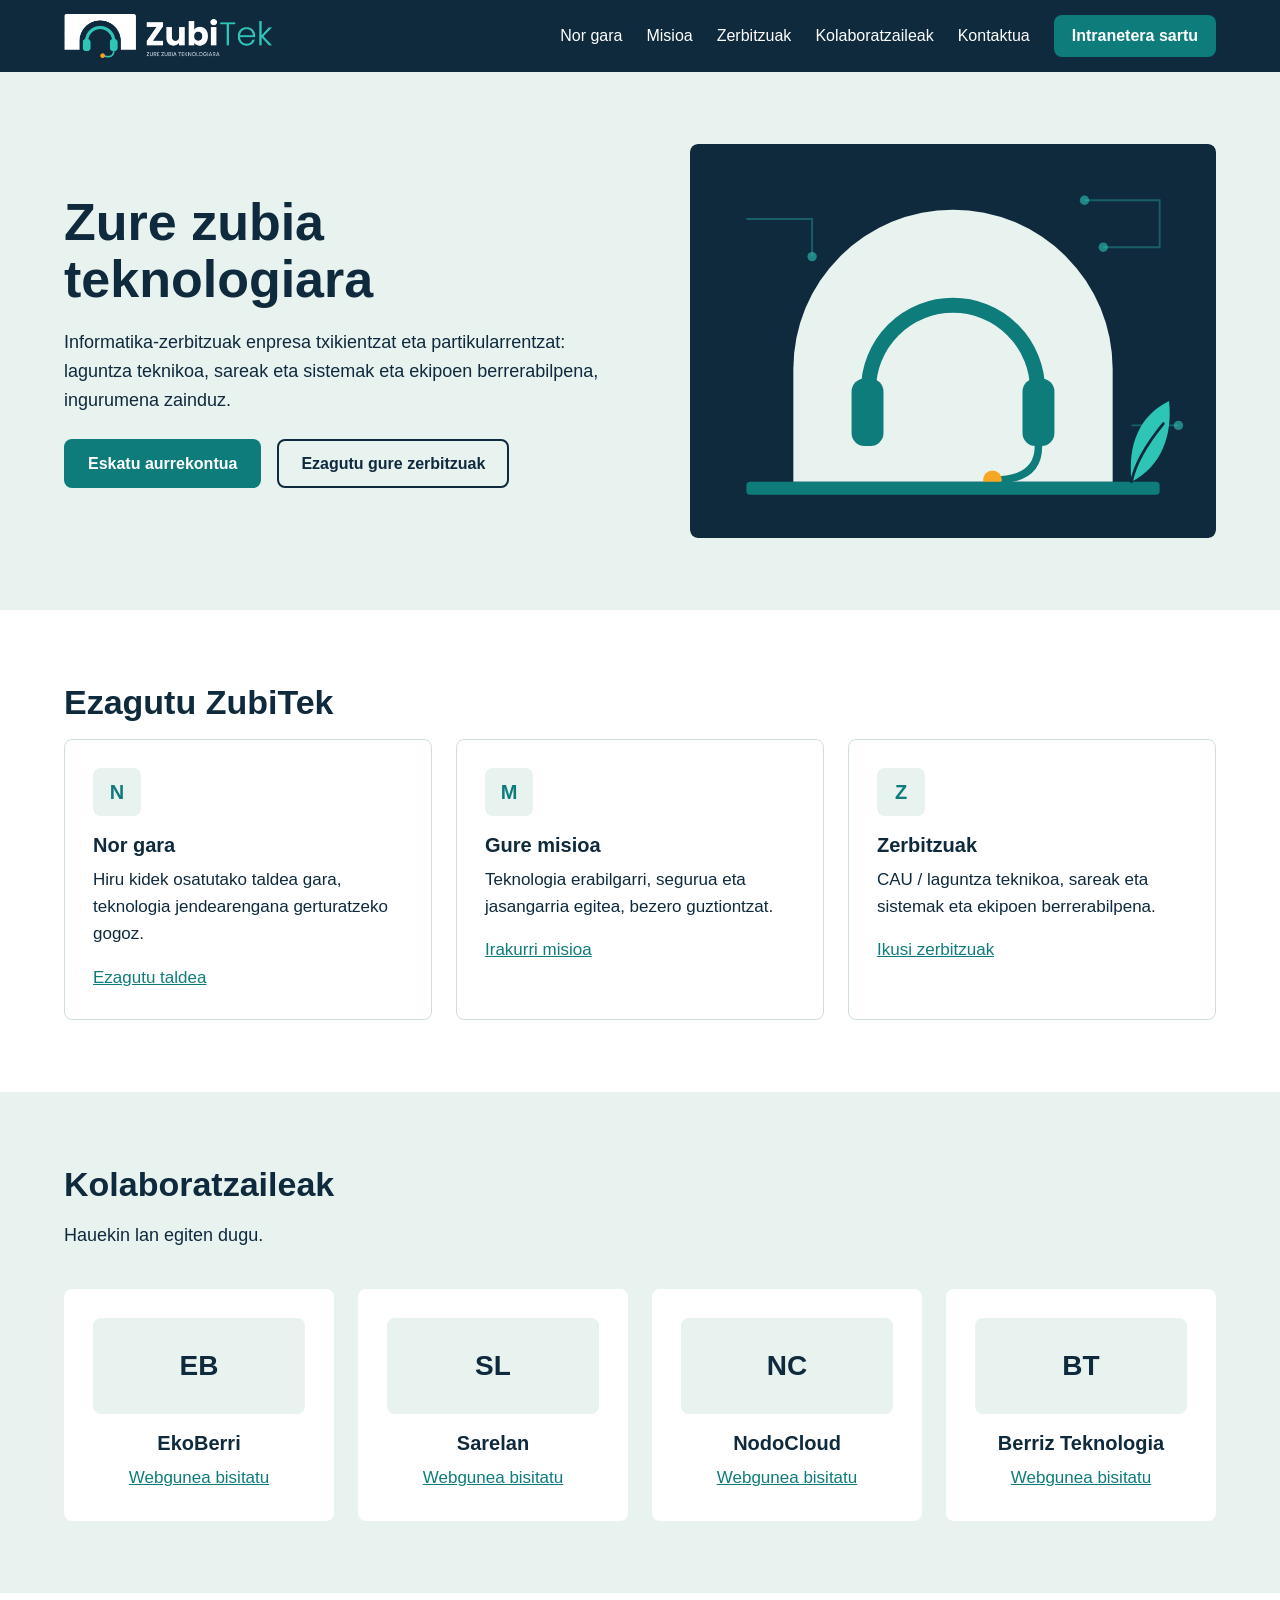
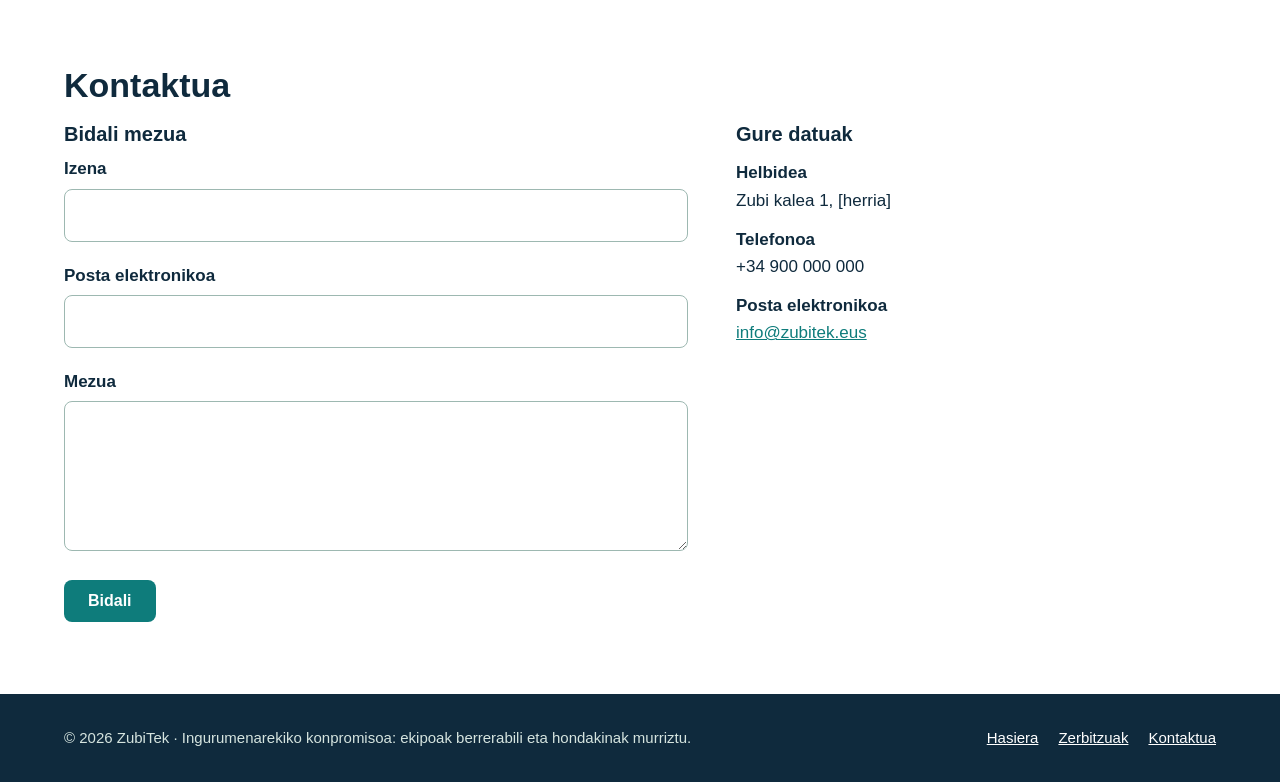
<file: index.html>
<!DOCTYPE html>
<html lang="eu">
<head>
  <meta charset="UTF-8">
  <meta name="viewport" content="width=device-width, initial-scale=1">
  <title>ZubiTek | Zure zubia teknologiara</title>
  <meta name="description" content="ZubiTek: informatika-zerbitzuak, CAU zerbitzua, sare- eta sistema-administrazioa eta ekipoen berrerabilpena.">
  <link rel="stylesheet" href="css/estiloak.css">
</head>
<body>

  <!-- Menua: orri guztietan berdina -->
  <header class="menua">
    <div class="edukiontzia">
      <a class="logoa" href="index.html" aria-label="ZubiTek - hasierara"><img src="img/logoa.png" alt="ZubiTek logoa"></a>
      <nav aria-label="Menu nagusia">
      <ul>
        <li><a class="lotura" href="nor-gara.html">Nor gara</a></li>
        <li><a class="lotura" href="misioa.html">Misioa</a></li>
        <li><a class="lotura" href="zerbitzuak.html">Zerbitzuak</a></li>
        <li><a class="lotura" href="kolaboratzaileak.html">Kolaboratzaileak</a></li>
        <li><a class="lotura" href="kontaktua.html">Kontaktua</a></li>
        <!-- Intranetera lotura: intraneta eginda dagoenean aldatu href-a -->
        <li><a class="botoia" href="egutegia.html">Intranetera sartu</a></li>
      </ul>
      </nav>
    </div>
  </header>

  <main>
    <section class="hero">
      <div class="edukiontzia">
        <div>
          <h1>Zure zubia teknologiara</h1>
          <p>Informatika-zerbitzuak enpresa txikientzat eta partikularrentzat: laguntza teknikoa, sareak eta sistemak eta ekipoen berrerabilpena, ingurumena zainduz.</p>
          <div class="ekintzak">
            <a class="botoia" href="kontaktua.html">Eskatu aurrekontua</a>
            <a class="botoia bigarrena" href="zerbitzuak.html">Ezagutu gure zerbitzuak</a>
          </div>
        </div>
        <img src="img/hero-01.svg" alt="ZubiTek: zubi bat eta aurikular bat, teknologiarako zubiaren irudikapena" width="560" height="420">
      </div>
    </section>

    <section class="atala">
      <div class="edukiontzia">
        <h2>Ezagutu ZubiTek</h2>
        <div class="sareta">
          <article class="txartela">
            <div class="ikonoa" aria-hidden="true">N</div>
            <h3>Nor gara</h3>
            <p>Hiru kidek osatutako taldea gara, teknologia jendearengana gerturatzeko gogoz.</p>
            <a href="nor-gara.html">Ezagutu taldea</a>
          </article>
          <article class="txartela">
            <div class="ikonoa" aria-hidden="true">M</div>
            <h3>Gure misioa</h3>
            <p>Teknologia erabilgarri, segurua eta jasangarria egitea, bezero guztiontzat.</p>
            <a href="misioa.html">Irakurri misioa</a>
          </article>
          <article class="txartela">
            <div class="ikonoa" aria-hidden="true">Z</div>
            <h3>Zerbitzuak</h3>
            <p>CAU / laguntza teknikoa, sareak eta sistemak eta ekipoen berrerabilpena.</p>
            <a href="zerbitzuak.html">Ikusi zerbitzuak</a>
          </article>
        </div>
      </div>
    </section>

    <section class="atala hondoa">
      <div class="edukiontzia">
        <h2>Kolaboratzaileak</h2>
        <p class="sarrera">Hauekin lan egiten dugu.</p>
        <div class="sareta lau">
        <article class="txartela kolaboratzailea">
          <!-- Aldatu logo-txartela benetako logoarengatik: <img src="img/kolaboratzailea-01.png" alt="..."> -->
          <div class="logo-txartela" aria-hidden="true">EB</div>
          <h3>EkoBerri</h3>
          <p><a href="#" target="_blank" rel="noopener">Webgunea bisitatu</a></p>
        </article>
        <article class="txartela kolaboratzailea">
          <!-- Aldatu logo-txartela benetako logoarengatik: <img src="img/kolaboratzailea-01.png" alt="..."> -->
          <div class="logo-txartela" aria-hidden="true">SL</div>
          <h3>Sarelan</h3>
          <p><a href="#" target="_blank" rel="noopener">Webgunea bisitatu</a></p>
        </article>
        <article class="txartela kolaboratzailea">
          <!-- Aldatu logo-txartela benetako logoarengatik: <img src="img/kolaboratzailea-01.png" alt="..."> -->
          <div class="logo-txartela" aria-hidden="true">NC</div>
          <h3>NodoCloud</h3>
          <p><a href="#" target="_blank" rel="noopener">Webgunea bisitatu</a></p>
        </article>
        <article class="txartela kolaboratzailea">
          <!-- Aldatu logo-txartela benetako logoarengatik: <img src="img/kolaboratzailea-01.png" alt="..."> -->
          <div class="logo-txartela" aria-hidden="true">BT</div>
          <h3>Berriz Teknologia</h3>
          <p><a href="#" target="_blank" rel="noopener">Webgunea bisitatu</a></p>
        </article>
        </div>
      </div>
    </section>

    <section class="atala">
      <div class="edukiontzia">
        <h2>Kontaktua</h2>
        <div class="kontaktu-sareta">
          <div>
            <h3>Bidali mezua</h3>
          <form action="#" method="post">
            <div class="eremua">
              <label for="izena">Izena</label>
              <input type="text" id="izena" name="izena" required autocomplete="name">
            </div>
            <div class="eremua">
              <label for="posta">Posta elektronikoa</label>
              <input type="email" id="posta" name="posta" required autocomplete="email">
            </div>
            <div class="eremua">
              <label for="mezua">Mezua</label>
              <textarea id="mezua" name="mezua" required></textarea>
            </div>
            <button class="botoia" type="submit">Bidali</button>
          </form>
          </div>
          <div class="datuak">
            <h3>Gure datuak</h3>
          <dl>
            <dt>Helbidea</dt>
            <dd>Zubi kalea 1, [herria]</dd>
            <dt>Telefonoa</dt>
            <dd>+34 900 000 000</dd>
            <dt>Posta elektronikoa</dt>
            <dd><a href="mailto:info@zubitek.eus">info@zubitek.eus</a></dd>
          </dl>
          </div>
        </div>
      </div>
    </section>
  </main>

  <!-- Oina: orri guztietan berdina -->
  <footer class="oina">
    <div class="edukiontzia">
      <p>&copy; 2026 ZubiTek &middot; Ingurumenarekiko konpromisoa: ekipoak berrerabili eta hondakinak murriztu.</p>
      <ul>
        <li><a href="index.html">Hasiera</a></li>
        <li><a href="zerbitzuak.html">Zerbitzuak</a></li>
        <li><a href="kontaktua.html">Kontaktua</a></li>
      </ul>
    </div>
  </footer>

</body>
</html>
</file>
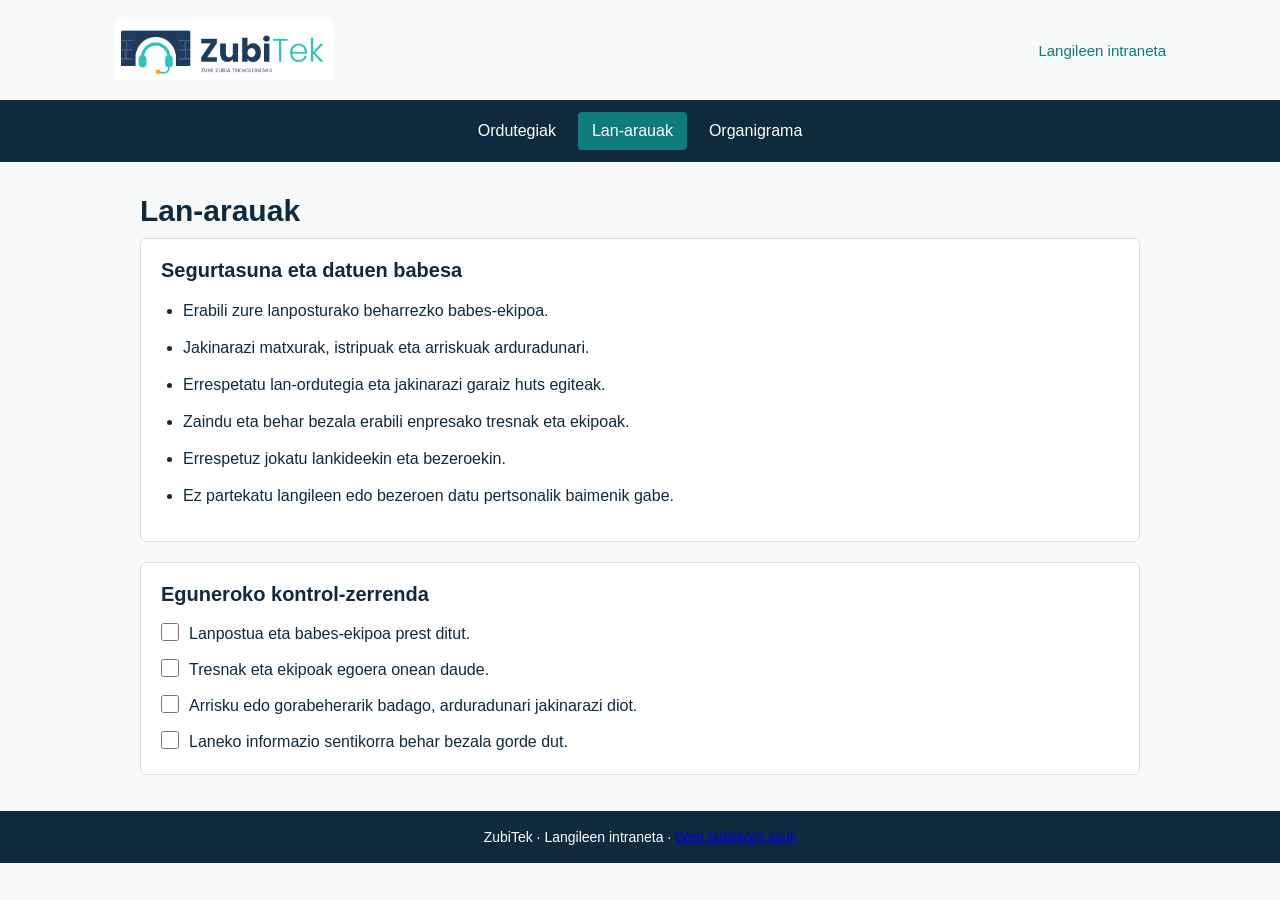
<file: arauak.html>
<!doctype html>
<html lang="eu">
<head>
  <meta charset="utf-8">
  <meta name="viewport" content="width=device-width, initial-scale=1">
  <title>Lan-arauak · ZubiTek intraneta</title>
  <link rel="stylesheet" href="css/intraneta.css">
</head>
<body>
  <header class="site-header">
    <a class="logo-link" href="egutegia.html"><img class="logo" src="img/ZubiTek_Logo.png" alt="ZubiTek — Zure zubia teknologiara"></a>
    <p class="header-caption">Langileen intraneta</p>
  </header>

  <nav class="main-nav" aria-label="Nabigazio nagusia">
    <a href="egutegia.html">Ordutegiak</a>
    <a class="current" href="arauak.html">Lan-arauak</a>
    <a href="organigrama.html">Organigrama</a>
  </nav>

  <main class="page">
    <h1>Lan-arauak</h1>
    <section class="content-box">
      <h2>Segurtasuna eta datuen babesa</h2>
      <ul class="rules-list">
        <li>Erabili zure lanposturako beharrezko babes-ekipoa.</li>
        <li>Jakinarazi matxurak, istripuak eta arriskuak arduradunari.</li>
        <li>Errespetatu lan-ordutegia eta jakinarazi garaiz huts egiteak.</li>
        <li>Zaindu eta behar bezala erabili enpresako tresnak eta ekipoak.</li>
        <li>Errespetuz jokatu lankideekin eta bezeroekin.</li>
        <li>Ez partekatu langileen edo bezeroen datu pertsonalik baimenik gabe.</li>
      </ul>
    </section>

    <section class="content-box daily-check">
      <h2>Eguneroko kontrol-zerrenda</h2>
      <ul class="checklist">
        <li><label><input type="checkbox"> Lanpostua eta babes-ekipoa prest ditut.</label></li>
        <li><label><input type="checkbox"> Tresnak eta ekipoak egoera onean daude.</label></li>
        <li><label><input type="checkbox"> Arrisku edo gorabeherarik badago, arduradunari jakinarazi diot.</label></li>
        <li><label><input type="checkbox"> Laneko informazio sentikorra behar bezala gorde dut.</label></li>
      </ul>
    </section>

  </main>

  <footer class="site-footer">ZubiTek · Langileen intraneta · <a href="index.html">Web publikora itzuli</a></footer>
</body>
</html>
</file>
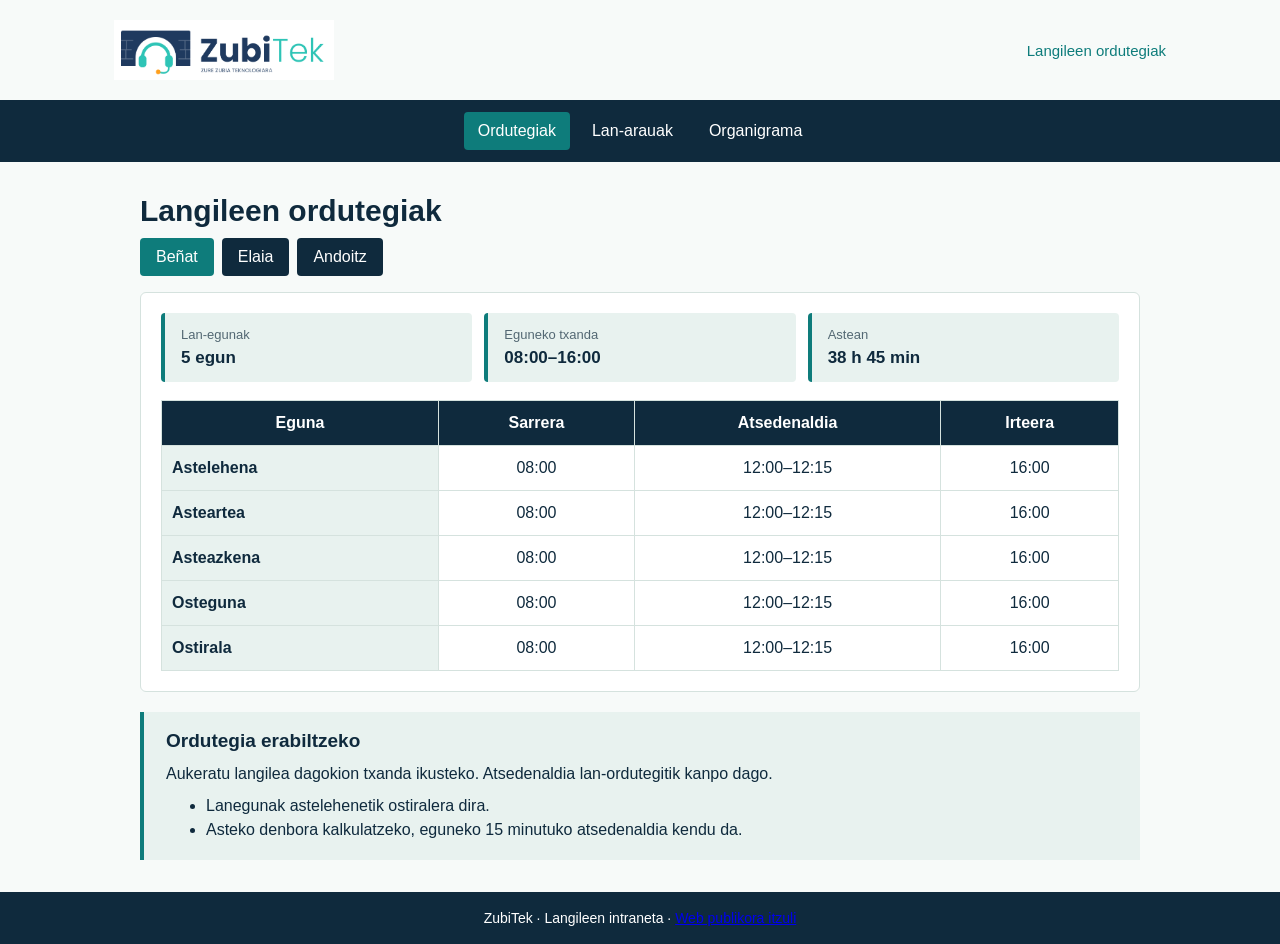
<file: egutegia.html>
<!doctype html>
<html lang="eu">
<head>
  <meta charset="utf-8">
  <meta name="viewport" content="width=device-width, initial-scale=1">
  <title>Langileen ordutegiak · ZubiTek intraneta</title>
  <link rel="stylesheet" href="css/intraneta.css">
</head>
<body>
  <header class="site-header">
    <a class="logo-link" href="egutegia.html"><img class="logo" src="img/ZubiTek_Logo.png" alt="ZubiTek — Zure zubia teknologiara"></a>
    <p class="header-caption">Langileen ordutegiak</p>
  </header>

  <nav class="main-nav" aria-label="Nabigazio nagusia">
    <a class="current" href="egutegia.html">Ordutegiak</a>
    <a href="arauak.html">Lan-arauak</a>
    <a href="organigrama.html">Organigrama</a>
  </nav>

  <main class="page">
    <h1>Langileen ordutegiak</h1>
    <div class="schedule-tabs">
      <input class="tab-input" type="radio" name="langilea" id="benat-tab" checked>
      <input class="tab-input" type="radio" name="langilea" id="elaia-tab">
      <input class="tab-input" type="radio" name="langilea" id="andoitz-tab">

      <div class="tab-labels" role="group" aria-label="Langilea aukeratu">
        <label for="benat-tab">Beñat</label>
        <label for="elaia-tab">Elaia</label>
        <label for="andoitz-tab">Andoitz</label>
      </div>

      <div class="schedule-panels">
        <section class="content-box schedule-panel" id="benat-panel" aria-labelledby="benat-tab">
          <dl class="schedule-summary">
            <div><dt>Lan-egunak</dt><dd>5 egun</dd></div>
            <div><dt>Eguneko txanda</dt><dd>08:00–16:00</dd></div>
            <div><dt>Astean</dt><dd>38 h 45 min</dd></div>
          </dl>
          <div class="table-wrap">
            <table class="schedule-table">
              <thead><tr><th>Eguna</th><th>Sarrera</th><th>Atsedenaldia</th><th>Irteera</th></tr></thead>
              <tbody>
                <tr><th>Astelehena</th><td>08:00</td><td>12:00–12:15</td><td>16:00</td></tr>
                <tr><th>Asteartea</th><td>08:00</td><td>12:00–12:15</td><td>16:00</td></tr>
                <tr><th>Asteazkena</th><td>08:00</td><td>12:00–12:15</td><td>16:00</td></tr>
                <tr><th>Osteguna</th><td>08:00</td><td>12:00–12:15</td><td>16:00</td></tr>
                <tr><th>Ostirala</th><td>08:00</td><td>12:00–12:15</td><td>16:00</td></tr>
              </tbody>
            </table>
          </div>
        </section>

        <section class="content-box schedule-panel" id="elaia-panel" aria-labelledby="elaia-tab">
          <dl class="schedule-summary">
            <div><dt>Lan-egunak</dt><dd>5 egun</dd></div>
            <div><dt>Eguneko txanda</dt><dd>09:00–17:00</dd></div>
            <div><dt>Astean</dt><dd>38 h 45 min</dd></div>
          </dl>
          <div class="table-wrap">
            <table class="schedule-table">
              <thead><tr><th>Eguna</th><th>Sarrera</th><th>Atsedenaldia</th><th>Irteera</th></tr></thead>
              <tbody>
                <tr><th>Astelehena</th><td>09:00</td><td>12:30–12:45</td><td>17:00</td></tr>
                <tr><th>Asteartea</th><td>09:00</td><td>12:30–12:45</td><td>17:00</td></tr>
                <tr><th>Asteazkena</th><td>09:00</td><td>12:30–12:45</td><td>17:00</td></tr>
                <tr><th>Osteguna</th><td>09:00</td><td>12:30–12:45</td><td>17:00</td></tr>
                <tr><th>Ostirala</th><td>09:00</td><td>12:30–12:45</td><td>17:00</td></tr>
              </tbody>
            </table>
          </div>
        </section>

        <section class="content-box schedule-panel" id="andoitz-panel" aria-labelledby="andoitz-tab">
          <dl class="schedule-summary">
            <div><dt>Lan-egunak</dt><dd>5 egun</dd></div>
            <div><dt>Eguneko txanda</dt><dd>07:00–15:00</dd></div>
            <div><dt>Astean</dt><dd>38 h 45 min</dd></div>
          </dl>
          <div class="table-wrap">
            <table class="schedule-table">
              <thead><tr><th>Eguna</th><th>Sarrera</th><th>Atsedenaldia</th><th>Irteera</th></tr></thead>
              <tbody>
                <tr><th>Astelehena</th><td>07:00</td><td>11:00–11:15</td><td>15:00</td></tr>
                <tr><th>Asteartea</th><td>07:00</td><td>11:00–11:15</td><td>15:00</td></tr>
                <tr><th>Asteazkena</th><td>07:00</td><td>11:00–11:15</td><td>15:00</td></tr>
                <tr><th>Osteguna</th><td>07:00</td><td>11:00–11:15</td><td>15:00</td></tr>
                <tr><th>Ostirala</th><td>07:00</td><td>11:00–11:15</td><td>15:00</td></tr>
              </tbody>
            </table>
          </div>
        </section>
      </div>
    </div>

    <aside class="schedule-guidance">
      <h2>Ordutegia erabiltzeko</h2>
      <p>Aukeratu langilea dagokion txanda ikusteko. Atsedenaldia lan-ordutegitik kanpo dago.</p>
      <ul>
        <li>Lanegunak astelehenetik ostiralera dira.</li>
        <li>Asteko denbora kalkulatzeko, eguneko 15 minutuko atsedenaldia kendu da.</li>
      </ul>
    </aside>
  </main>

  <footer class="site-footer">ZubiTek · Langileen intraneta · <a href="index.html">Web publikora itzuli</a></footer>
</body>
</html>
</file>
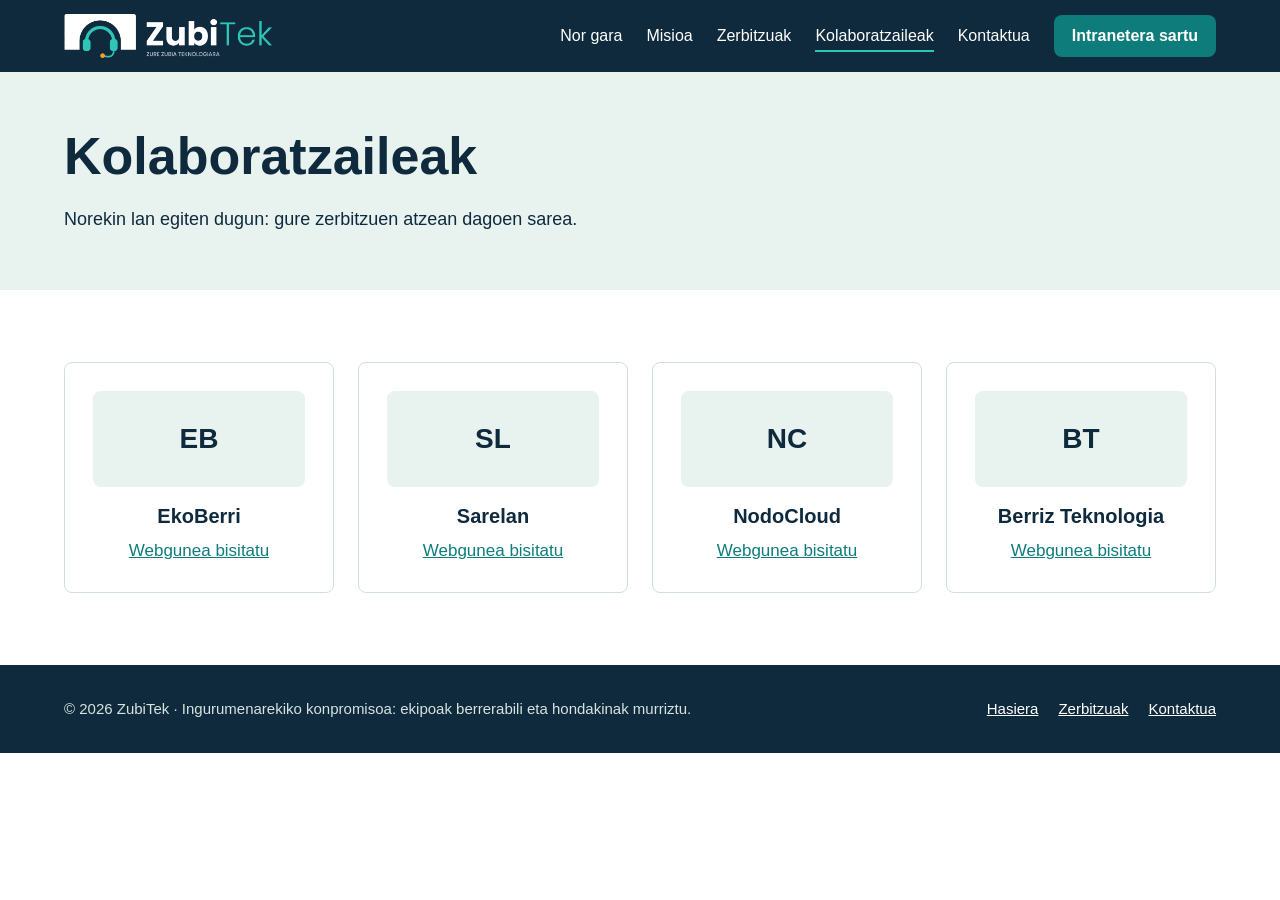
<file: kolaboratzaileak.html>
<!DOCTYPE html>
<html lang="eu">
<head>
  <meta charset="UTF-8">
  <meta name="viewport" content="width=device-width, initial-scale=1">
  <title>Kolaboratzaileak | ZubiTek</title>
  <meta name="description" content="ZubiTekek lan egiten duen enpresak eta erakundeak.">
  <link rel="stylesheet" href="css/estiloak.css">
</head>
<body>

  <!-- Menua: orri guztietan berdina -->
  <header class="menua">
    <div class="edukiontzia">
      <a class="logoa" href="index.html" aria-label="ZubiTek - hasierara"><img src="img/logoa.png" alt="ZubiTek logoa"></a>
      <nav aria-label="Menu nagusia">
      <ul>
        <li><a class="lotura" href="nor-gara.html">Nor gara</a></li>
        <li><a class="lotura" href="misioa.html">Misioa</a></li>
        <li><a class="lotura" href="zerbitzuak.html">Zerbitzuak</a></li>
        <li><a class="lotura" href="kolaboratzaileak.html" aria-current="page">Kolaboratzaileak</a></li>
        <li><a class="lotura" href="kontaktua.html">Kontaktua</a></li>
        <!-- Intranetera lotura: intraneta eginda dagoenean aldatu href-a -->
        <li><a class="botoia" href="egutegia.html">Intranetera sartu</a></li>
      </ul>
      </nav>
    </div>
  </header>

  <main>
    <section class="orri-goiburua">
      <div class="edukiontzia">
        <h1>Kolaboratzaileak</h1>
        <p>Norekin lan egiten dugun: gure zerbitzuen atzean dagoen sarea.</p>
      </div>
    </section>

    <section class="atala">
      <div class="edukiontzia">
        <div class="sareta lau">
        <article class="txartela kolaboratzailea">
          <!-- Aldatu logo-txartela benetako logoarengatik: <img src="img/kolaboratzailea-01.png" alt="..."> -->
          <div class="logo-txartela" aria-hidden="true">EB</div>
          <h3>EkoBerri</h3>
          <p><a href="#" target="_blank" rel="noopener">Webgunea bisitatu</a></p>
        </article>
        <article class="txartela kolaboratzailea">
          <!-- Aldatu logo-txartela benetako logoarengatik: <img src="img/kolaboratzailea-01.png" alt="..."> -->
          <div class="logo-txartela" aria-hidden="true">SL</div>
          <h3>Sarelan</h3>
          <p><a href="#" target="_blank" rel="noopener">Webgunea bisitatu</a></p>
        </article>
        <article class="txartela kolaboratzailea">
          <!-- Aldatu logo-txartela benetako logoarengatik: <img src="img/kolaboratzailea-01.png" alt="..."> -->
          <div class="logo-txartela" aria-hidden="true">NC</div>
          <h3>NodoCloud</h3>
          <p><a href="#" target="_blank" rel="noopener">Webgunea bisitatu</a></p>
        </article>
        <article class="txartela kolaboratzailea">
          <!-- Aldatu logo-txartela benetako logoarengatik: <img src="img/kolaboratzailea-01.png" alt="..."> -->
          <div class="logo-txartela" aria-hidden="true">BT</div>
          <h3>Berriz Teknologia</h3>
          <p><a href="#" target="_blank" rel="noopener">Webgunea bisitatu</a></p>
        </article>
        </div>
      </div>
    </section>
  </main>

  <!-- Oina: orri guztietan berdina -->
  <footer class="oina">
    <div class="edukiontzia">
      <p>&copy; 2026 ZubiTek &middot; Ingurumenarekiko konpromisoa: ekipoak berrerabili eta hondakinak murriztu.</p>
      <ul>
        <li><a href="index.html">Hasiera</a></li>
        <li><a href="zerbitzuak.html">Zerbitzuak</a></li>
        <li><a href="kontaktua.html">Kontaktua</a></li>
      </ul>
    </div>
  </footer>

</body>
</html>
</file>
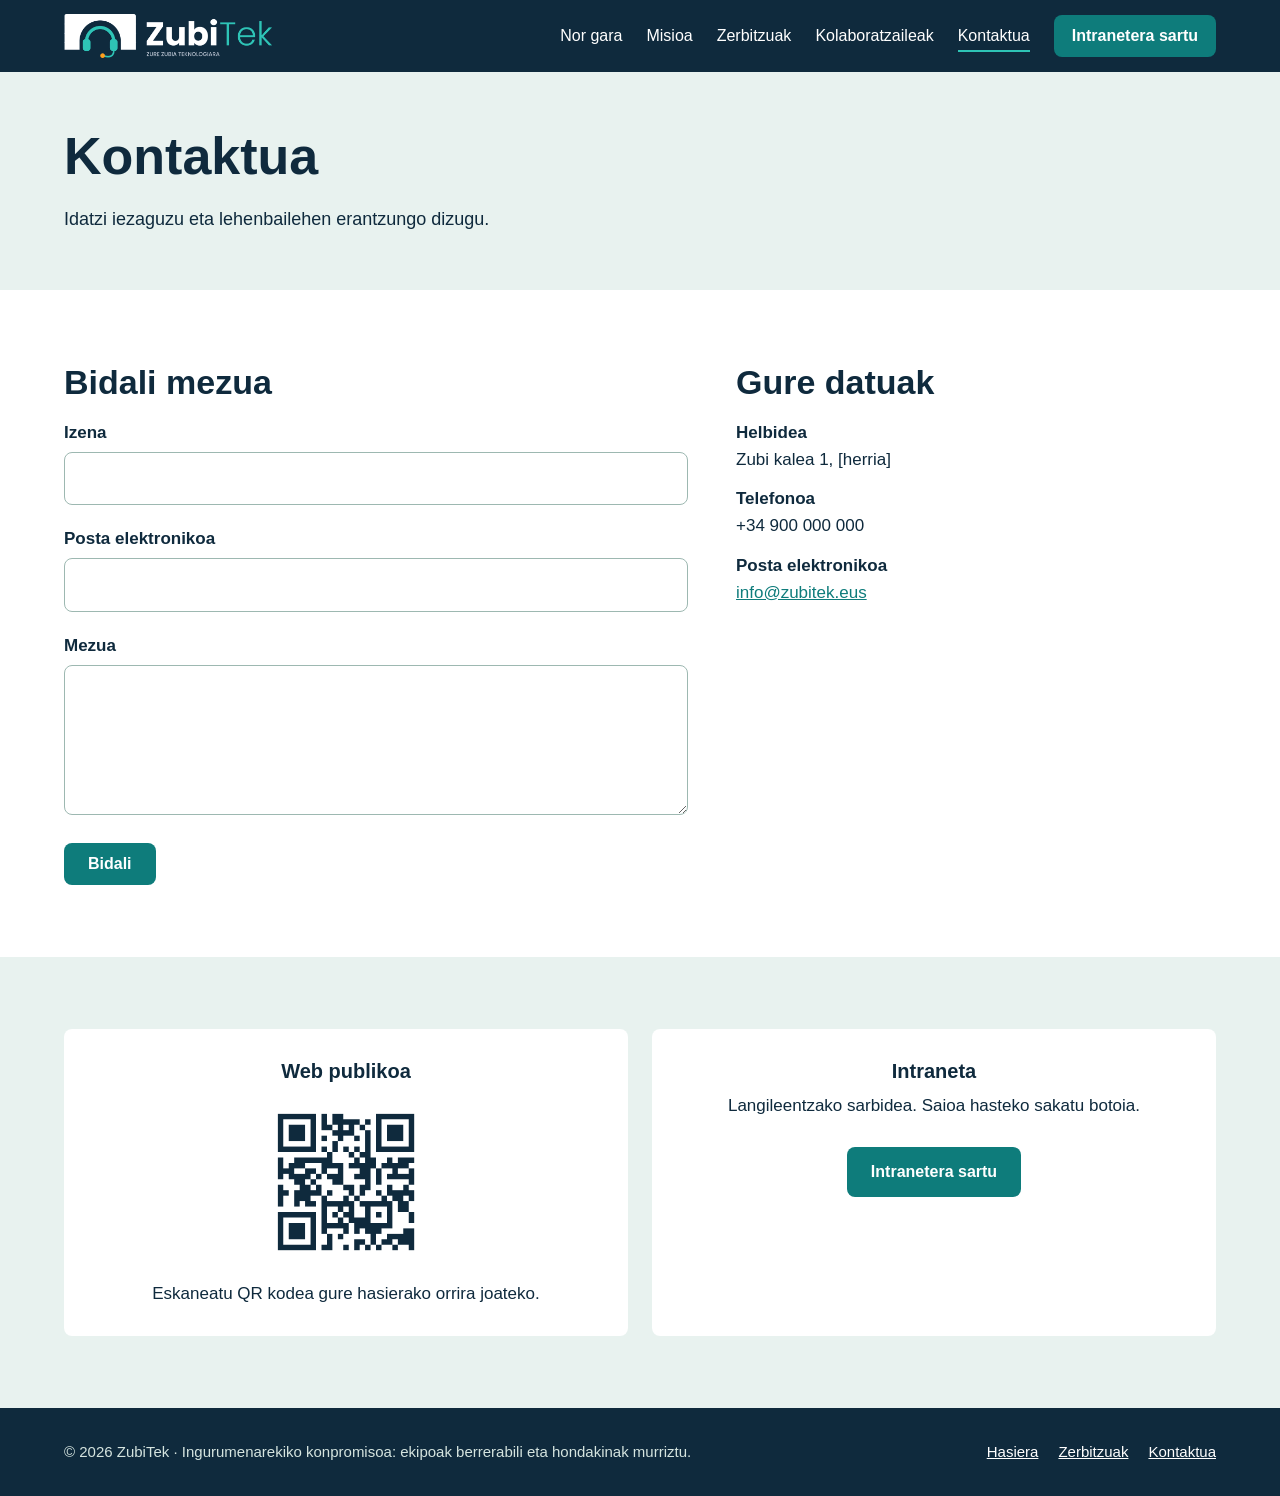
<file: kontaktua.html>
<!DOCTYPE html>
<html lang="eu">
<head>
  <meta charset="UTF-8">
  <meta name="viewport" content="width=device-width, initial-scale=1">
  <title>Kontaktua | ZubiTek</title>
  <meta name="description" content="Jarri harremanetan ZubiTekekin: formularioa, helbidea, telefonoa eta posta.">
  <link rel="stylesheet" href="css/estiloak.css">
</head>
<body>

  <!-- Menua: orri guztietan berdina -->
  <header class="menua">
    <div class="edukiontzia">
      <a class="logoa" href="index.html" aria-label="ZubiTek - hasierara"><img src="img/logoa.png" alt="ZubiTek logoa"></a>
      <nav aria-label="Menu nagusia">
      <ul>
        <li><a class="lotura" href="nor-gara.html">Nor gara</a></li>
        <li><a class="lotura" href="misioa.html">Misioa</a></li>
        <li><a class="lotura" href="zerbitzuak.html">Zerbitzuak</a></li>
        <li><a class="lotura" href="kolaboratzaileak.html">Kolaboratzaileak</a></li>
        <li><a class="lotura" href="kontaktua.html" aria-current="page">Kontaktua</a></li>
        <!-- Intranetera lotura: intraneta eginda dagoenean aldatu href-a -->
        <li><a class="botoia" href="egutegia.html">Intranetera sartu</a></li>
      </ul>
      </nav>
    </div>
  </header>

  <main>
    <section class="orri-goiburua">
      <div class="edukiontzia">
        <h1>Kontaktua</h1>
        <p>Idatzi iezaguzu eta lehenbailehen erantzungo dizugu.</p>
      </div>
    </section>

    <section class="atala">
      <div class="edukiontzia">
        <div class="kontaktu-sareta">
          <div>
            <h2>Bidali mezua</h2>
          <form action="#" method="post">
            <div class="eremua">
              <label for="izena">Izena</label>
              <input type="text" id="izena" name="izena" required autocomplete="name">
            </div>
            <div class="eremua">
              <label for="posta">Posta elektronikoa</label>
              <input type="email" id="posta" name="posta" required autocomplete="email">
            </div>
            <div class="eremua">
              <label for="mezua">Mezua</label>
              <textarea id="mezua" name="mezua" required></textarea>
            </div>
            <button class="botoia" type="submit">Bidali</button>
          </form>
          </div>
          <div class="datuak">
            <h2>Gure datuak</h2>
          <dl>
            <dt>Helbidea</dt>
            <dd>Zubi kalea 1, [herria]</dd>
            <dt>Telefonoa</dt>
            <dd>+34 900 000 000</dd>
            <dt>Posta elektronikoa</dt>
            <dd><a href="mailto:info@zubitek.eus">info@zubitek.eus</a></dd>
          </dl>
          </div>
        </div>
      </div>
    </section>

    <section class="atala hondoa">
      <div class="edukiontzia">
        <div class="qr-sarbidea">
          <article class="txartela">
            <h3>Web publikoa</h3>
            <img src="img/qr-kodea.png" alt="QR kodea: ZubiTek web publikoaren hasierara eramaten du" width="180" height="180">
            <p>Eskaneatu QR kodea gure hasierako orrira joateko.</p>
          </article>
          <article class="txartela">
            <h3>Intraneta</h3>
            <p>Langileentzako sarbidea. Saioa hasteko sakatu botoia.</p>
            <a class="botoia" href="egutegia.html">Intranetera sartu</a>
          </article>
        </div>
      </div>
    </section>
  </main>

  <!-- Oina: orri guztietan berdina -->
  <footer class="oina">
    <div class="edukiontzia">
      <p>&copy; 2026 ZubiTek &middot; Ingurumenarekiko konpromisoa: ekipoak berrerabili eta hondakinak murriztu.</p>
      <ul>
        <li><a href="index.html">Hasiera</a></li>
        <li><a href="zerbitzuak.html">Zerbitzuak</a></li>
        <li><a href="kontaktua.html">Kontaktua</a></li>
      </ul>
    </div>
  </footer>

</body>
</html>
</file>
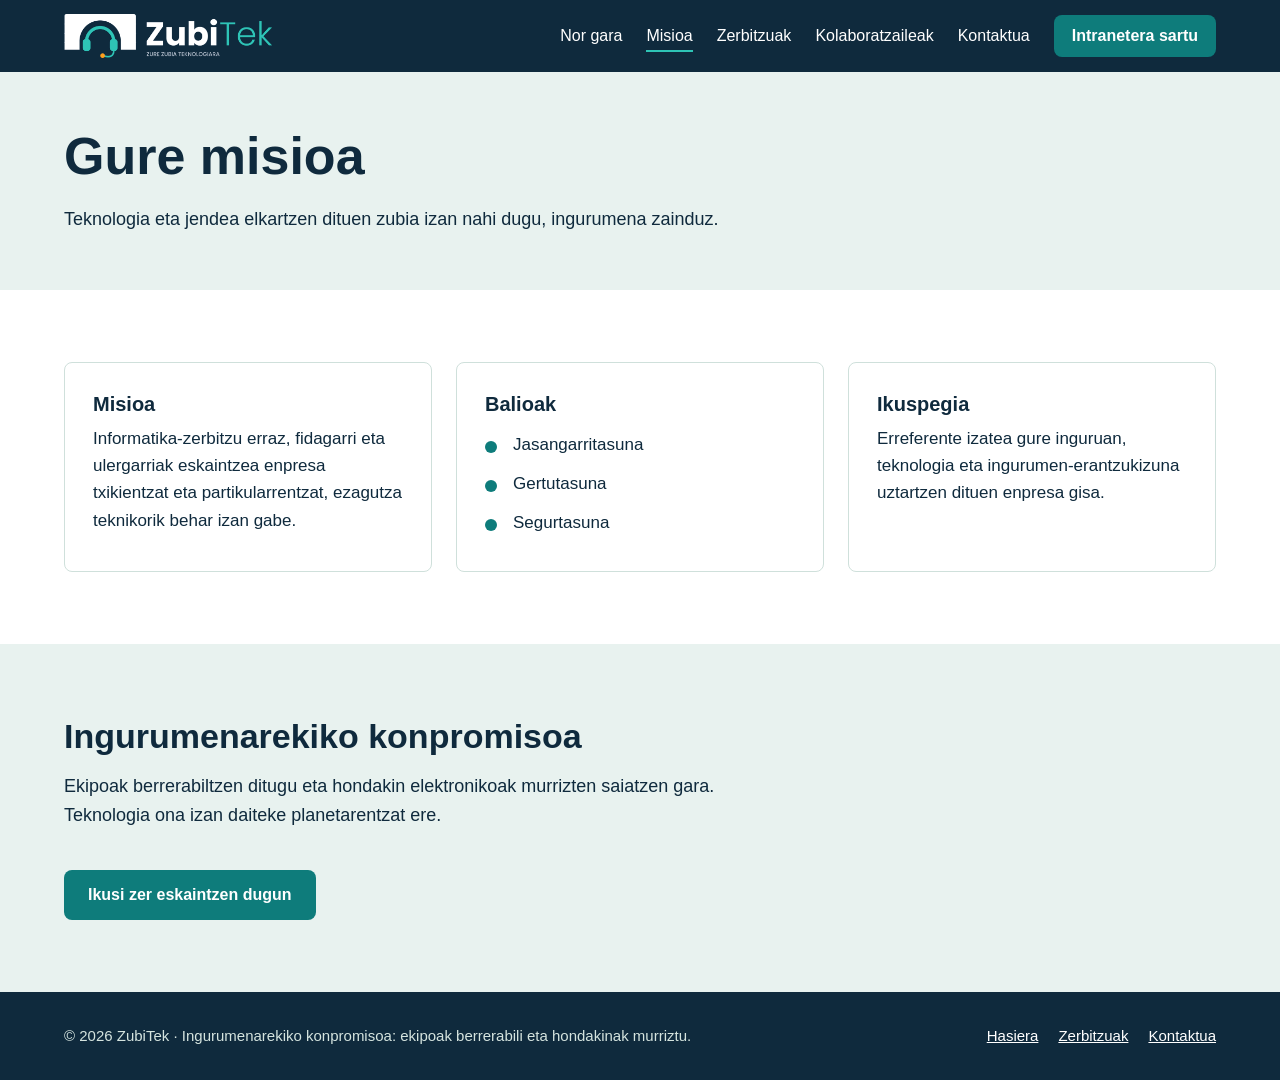
<file: misioa.html>
<!DOCTYPE html>
<html lang="eu">
<head>
  <meta charset="UTF-8">
  <meta name="viewport" content="width=device-width, initial-scale=1">
  <title>Gure misioa | ZubiTek</title>
  <meta name="description" content="ZubiTeken misioa, balioak eta ikuspegia.">
  <link rel="stylesheet" href="css/estiloak.css">
</head>
<body>

  <!-- Menua: orri guztietan berdina -->
  <header class="menua">
    <div class="edukiontzia">
      <a class="logoa" href="index.html" aria-label="ZubiTek - hasierara"><img src="img/logoa.png" alt="ZubiTek logoa"></a>
      <nav aria-label="Menu nagusia">
      <ul>
        <li><a class="lotura" href="nor-gara.html">Nor gara</a></li>
        <li><a class="lotura" href="misioa.html" aria-current="page">Misioa</a></li>
        <li><a class="lotura" href="zerbitzuak.html">Zerbitzuak</a></li>
        <li><a class="lotura" href="kolaboratzaileak.html">Kolaboratzaileak</a></li>
        <li><a class="lotura" href="kontaktua.html">Kontaktua</a></li>
        <!-- Intranetera lotura: intraneta eginda dagoenean aldatu href-a -->
        <li><a class="botoia" href="egutegia.html">Intranetera sartu</a></li>
      </ul>
      </nav>
    </div>
  </header>

  <main>
    <section class="orri-goiburua">
      <div class="edukiontzia">
        <h1>Gure misioa</h1>
        <p>Teknologia eta jendea elkartzen dituen zubia izan nahi dugu, ingurumena zainduz.</p>
      </div>
    </section>

    <section class="atala">
      <div class="edukiontzia">
        <div class="sareta">
          <article class="txartela">
            <h3>Misioa</h3>
            <p>Informatika-zerbitzu erraz, fidagarri eta ulergarriak eskaintzea enpresa txikientzat eta partikularrentzat, ezagutza teknikorik behar izan gabe.</p>
          </article>
          <article class="txartela">
            <h3>Balioak</h3>
            <ul class="zerrenda-garbia">
              <li>Jasangarritasuna</li>
              <li>Gertutasuna</li>
              <li>Segurtasuna</li>
            </ul>
          </article>
          <article class="txartela">
            <h3>Ikuspegia</h3>
            <p>Erreferente izatea gure inguruan, teknologia eta ingurumen-erantzukizuna uztartzen dituen enpresa gisa.</p>
          </article>
        </div>
      </div>
    </section>

    <section class="atala hondoa">
      <div class="edukiontzia">
        <h2>Ingurumenarekiko konpromisoa</h2>
        <p class="sarrera">Ekipoak berrerabiltzen ditugu eta hondakin elektronikoak murrizten saiatzen gara. Teknologia ona izan daiteke planetarentzat ere.</p>
        <a class="botoia" href="zerbitzuak.html">Ikusi zer eskaintzen dugun</a>
      </div>
    </section>
  </main>

  <!-- Oina: orri guztietan berdina -->
  <footer class="oina">
    <div class="edukiontzia">
      <p>&copy; 2026 ZubiTek &middot; Ingurumenarekiko konpromisoa: ekipoak berrerabili eta hondakinak murriztu.</p>
      <ul>
        <li><a href="index.html">Hasiera</a></li>
        <li><a href="zerbitzuak.html">Zerbitzuak</a></li>
        <li><a href="kontaktua.html">Kontaktua</a></li>
      </ul>
    </div>
  </footer>

</body>
</html>
</file>
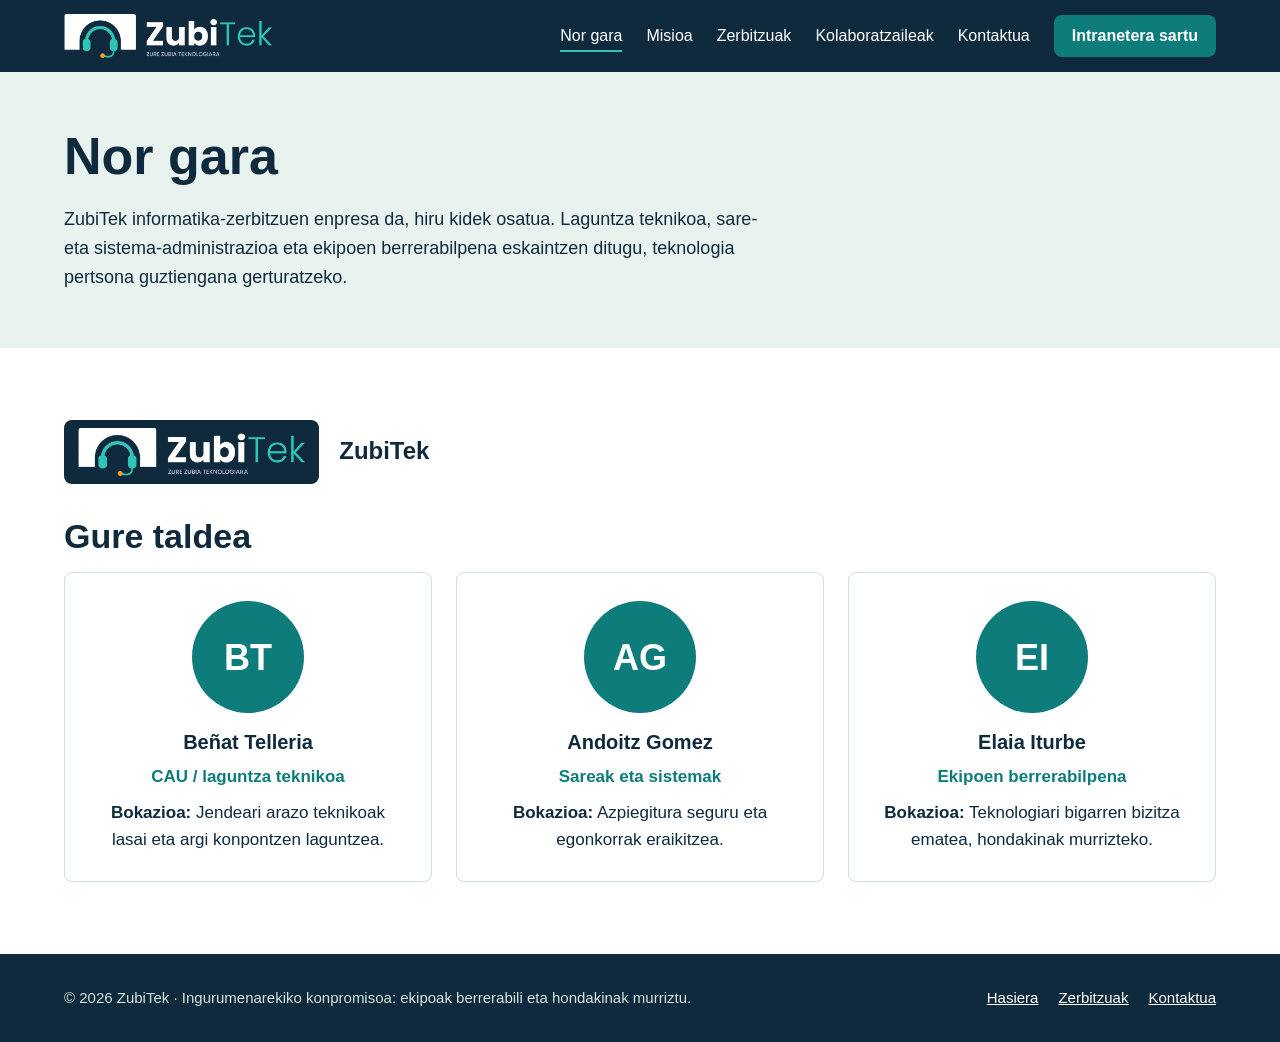
<file: nor-gara.html>
<!DOCTYPE html>
<html lang="eu">
<head>
  <meta charset="UTF-8">
  <meta name="viewport" content="width=device-width, initial-scale=1">
  <title>Nor gara | ZubiTek</title>
  <meta name="description" content="ZubiTek taldea: kideak, funtzioak eta bokazioa.">
  <link rel="stylesheet" href="css/estiloak.css">
</head>
<body>

  <!-- Menua: orri guztietan berdina -->
  <header class="menua">
    <div class="edukiontzia">
      <a class="logoa" href="index.html" aria-label="ZubiTek - hasierara"><img src="img/logoa.png" alt="ZubiTek logoa"></a>
      <nav aria-label="Menu nagusia">
      <ul>
        <li><a class="lotura" href="nor-gara.html" aria-current="page">Nor gara</a></li>
        <li><a class="lotura" href="misioa.html">Misioa</a></li>
        <li><a class="lotura" href="zerbitzuak.html">Zerbitzuak</a></li>
        <li><a class="lotura" href="kolaboratzaileak.html">Kolaboratzaileak</a></li>
        <li><a class="lotura" href="kontaktua.html">Kontaktua</a></li>
        <!-- Intranetera lotura: intraneta eginda dagoenean aldatu href-a -->
        <li><a class="botoia" href="egutegia.html">Intranetera sartu</a></li>
      </ul>
      </nav>
    </div>
  </header>

  <main>
    <section class="orri-goiburua">
      <div class="edukiontzia">
        <h1>Nor gara</h1>
        <p>ZubiTek informatika-zerbitzuen enpresa da, hiru kidek osatua. Laguntza teknikoa, sare- eta sistema-administrazioa eta ekipoen berrerabilpena eskaintzen ditugu, teknologia pertsona guztiengana gerturatzeko.</p>
      </div>
    </section>

    <section class="atala">
      <div class="edukiontzia">
        <div class="izen-lerroa">
          <img src="img/logoa.png" alt="ZubiTek logoa">
          <strong>ZubiTek</strong>
        </div>
        <h2>Gure taldea</h2>
        <div class="sareta">
          <article class="txartela kidea">
          <!-- Aldatu avatarra argazkiarengatik: <img src="img/argazki-01.jpg" alt="Beñat Telleria"> -->
            <div class="avatarra" role="img" aria-label="Beñat Telleria">BT</div>
            <h3>Beñat Telleria</h3>
            <p class="rola">CAU / laguntza teknikoa</p>
            <p><strong>Bokazioa:</strong> Jendeari arazo teknikoak lasai eta argi konpontzen laguntzea.</p>
          </article>
          <article class="txartela kidea">
          <!-- Aldatu avatarra argazkiarengatik: <img src="img/argazki-02.jpg" alt="Andoitz Gomez"> -->
            <div class="avatarra" role="img" aria-label="Andoitz Gomez">AG</div>
            <h3>Andoitz Gomez</h3>
            <p class="rola">Sareak eta sistemak</p>
            <p><strong>Bokazioa:</strong> Azpiegitura seguru eta egonkorrak eraikitzea.</p>
          </article>
          <article class="txartela kidea">
          <!-- Aldatu avatarra argazkiarengatik: <img src="img/argazki-03.jpg" alt="Elaia Iturbe"> -->
            <div class="avatarra" role="img" aria-label="Elaia Iturbe">EI</div>
            <h3>Elaia Iturbe</h3>
            <p class="rola">Ekipoen berrerabilpena</p>
            <p><strong>Bokazioa:</strong> Teknologiari bigarren bizitza ematea, hondakinak murrizteko.</p>
          </article>
        </div>
      </div>
    </section>
  </main>

  <!-- Oina: orri guztietan berdina -->
  <footer class="oina">
    <div class="edukiontzia">
      <p>&copy; 2026 ZubiTek &middot; Ingurumenarekiko konpromisoa: ekipoak berrerabili eta hondakinak murriztu.</p>
      <ul>
        <li><a href="index.html">Hasiera</a></li>
        <li><a href="zerbitzuak.html">Zerbitzuak</a></li>
        <li><a href="kontaktua.html">Kontaktua</a></li>
      </ul>
    </div>
  </footer>

</body>
</html>
</file>
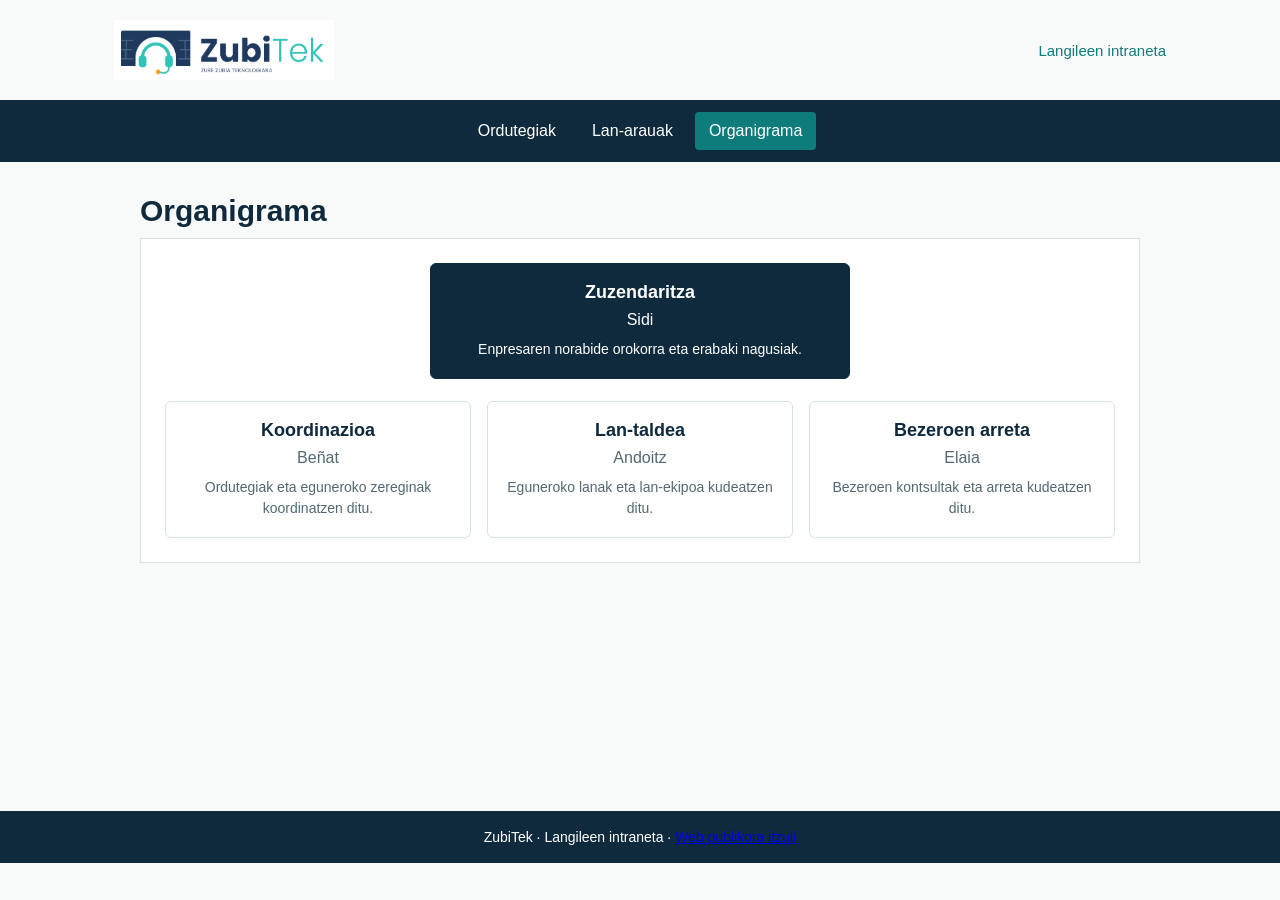
<file: organigrama.html>
<!doctype html>
<html lang="eu">
<head>
  <meta charset="utf-8">
  <meta name="viewport" content="width=device-width, initial-scale=1">
  <title>Organigrama · ZubiTek intraneta</title>
  <link rel="stylesheet" href="css/intraneta.css">
</head>
<body>
  <header class="site-header">
    <a class="logo-link" href="egutegia.html"><img class="logo" src="img/ZubiTek_Logo.png" alt="ZubiTek — Zure zubia teknologiara"></a>
    <p class="header-caption">Langileen intraneta</p>
  </header>

  <nav class="main-nav" aria-label="Nabigazio nagusia">
    <a href="egutegia.html">Ordutegiak</a>
    <a href="arauak.html">Lan-arauak</a>
    <a class="current" href="organigrama.html">Organigrama</a>
  </nav>

  <main class="page">
    <h1>Organigrama</h1>
    <section class="org-chart">
      <article class="person person-manager">
        <h2>Zuzendaritza</h2>
        <p>Sidi</p>
        <p class="person-description">Enpresaren norabide orokorra eta erabaki nagusiak.</p>
      </article>
      <div class="org-branches">
        <article class="person">
          <h2>Koordinazioa</h2>
          <p>Beñat</p>
          <p class="person-description">Ordutegiak eta eguneroko zereginak koordinatzen ditu.</p>
        </article>
        <article class="person">
          <h2>Lan-taldea</h2>
          <p>Andoitz</p>
          <p class="person-description">Eguneroko lanak eta lan-ekipoa kudeatzen ditu.</p>
        </article>
        <article class="person">
          <h2>Bezeroen arreta</h2>
          <p>Elaia</p>
          <p class="person-description">Bezeroen kontsultak eta arreta kudeatzen ditu.</p>
        </article>
      </div>
    </section>

  </main>

  <footer class="site-footer">ZubiTek · Langileen intraneta · <a href="index.html">Web publikora itzuli</a></footer>
</body>
</html>
</file>
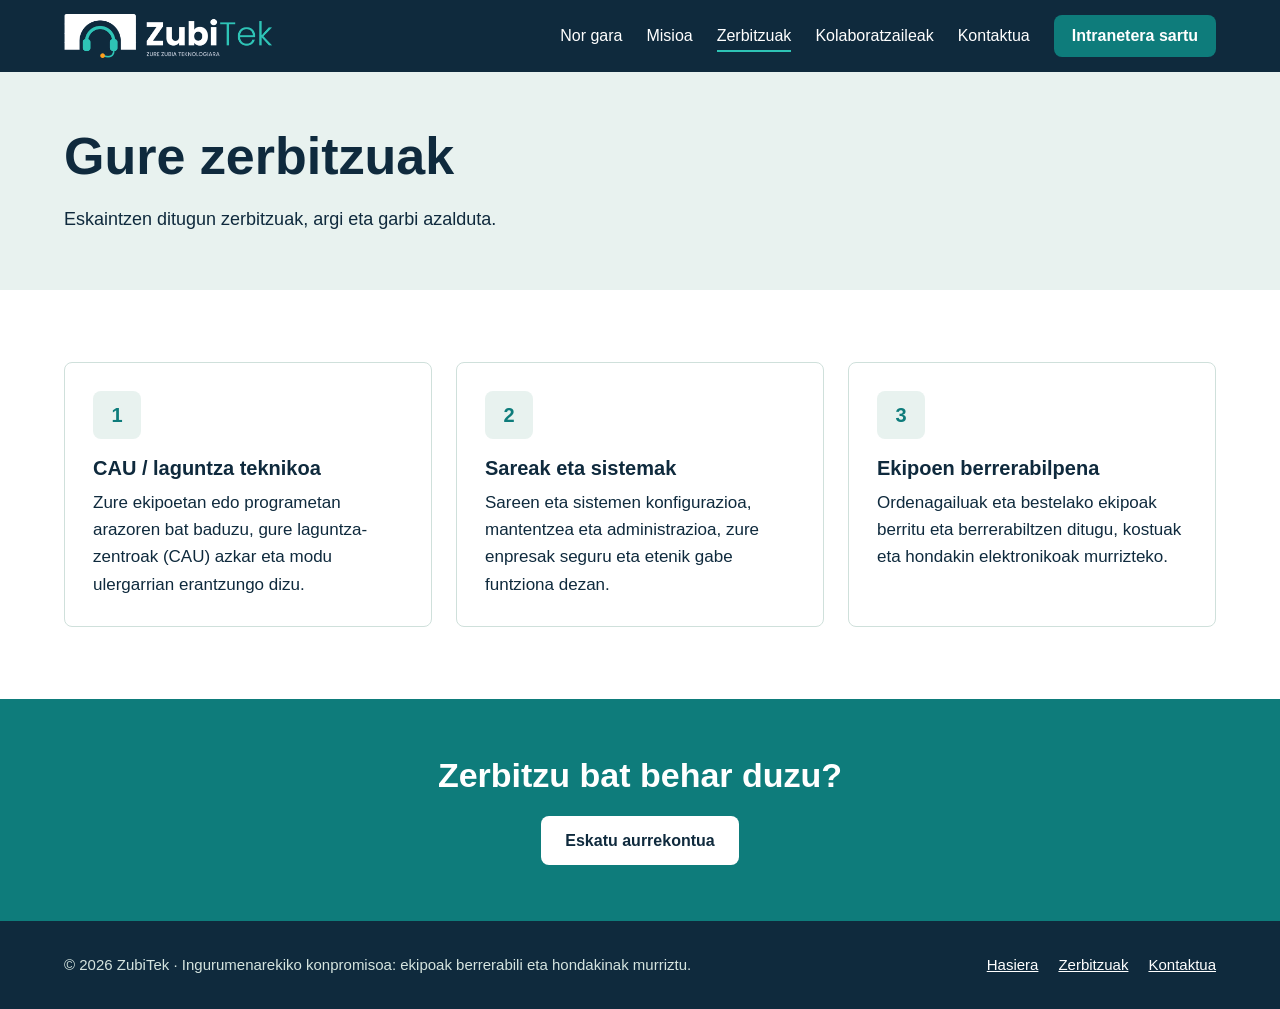
<file: zerbitzuak.html>
<!DOCTYPE html>
<html lang="eu">
<head>
  <meta charset="UTF-8">
  <meta name="viewport" content="width=device-width, initial-scale=1">
  <title>Zerbitzuak | ZubiTek</title>
  <meta name="description" content="ZubiTeken zerbitzuak: CAU, sareak eta sistemak eta ekipoen berrerabilpena.">
  <link rel="stylesheet" href="css/estiloak.css">
</head>
<body>

  <!-- Menua: orri guztietan berdina -->
  <header class="menua">
    <div class="edukiontzia">
      <a class="logoa" href="index.html" aria-label="ZubiTek - hasierara"><img src="img/logoa.png" alt="ZubiTek logoa"></a>
      <nav aria-label="Menu nagusia">
      <ul>
        <li><a class="lotura" href="nor-gara.html">Nor gara</a></li>
        <li><a class="lotura" href="misioa.html">Misioa</a></li>
        <li><a class="lotura" href="zerbitzuak.html" aria-current="page">Zerbitzuak</a></li>
        <li><a class="lotura" href="kolaboratzaileak.html">Kolaboratzaileak</a></li>
        <li><a class="lotura" href="kontaktua.html">Kontaktua</a></li>
        <!-- Intranetera lotura: intraneta eginda dagoenean aldatu href-a -->
        <li><a class="botoia" href="egutegia.html">Intranetera sartu</a></li>
      </ul>
      </nav>
    </div>
  </header>

  <main>
    <section class="orri-goiburua">
      <div class="edukiontzia">
        <h1>Gure zerbitzuak</h1>
        <p>Eskaintzen ditugun zerbitzuak, argi eta garbi azalduta.</p>
      </div>
    </section>

    <section class="atala">
      <div class="edukiontzia">
        <div class="sareta">
          <article class="txartela">
            <div class="ikonoa" aria-hidden="true">1</div>
            <h3>CAU / laguntza teknikoa</h3>
            <p>Zure ekipoetan edo programetan arazoren bat baduzu, gure laguntza-zentroak (CAU) azkar eta modu ulergarrian erantzungo dizu.</p>
          </article>
          <article class="txartela">
            <div class="ikonoa" aria-hidden="true">2</div>
            <h3>Sareak eta sistemak</h3>
            <p>Sareen eta sistemen konfigurazioa, mantentzea eta administrazioa, zure enpresak seguru eta etenik gabe funtziona dezan.</p>
          </article>
          <article class="txartela">
            <div class="ikonoa" aria-hidden="true">3</div>
            <h3>Ekipoen berrerabilpena</h3>
            <p>Ordenagailuak eta bestelako ekipoak berritu eta berrerabiltzen ditugu, kostuak eta hondakin elektronikoak murrizteko.</p>
          </article>
        </div>
      </div>
    </section>

    <section class="ekintza-deia">
      <div class="edukiontzia">
        <h2>Zerbitzu bat behar duzu?</h2>
        <a class="botoia" href="kontaktua.html">Eskatu aurrekontua</a>
      </div>
    </section>
  </main>

  <!-- Oina: orri guztietan berdina -->
  <footer class="oina">
    <div class="edukiontzia">
      <p>&copy; 2026 ZubiTek &middot; Ingurumenarekiko konpromisoa: ekipoak berrerabili eta hondakinak murriztu.</p>
      <ul>
        <li><a href="index.html">Hasiera</a></li>
        <li><a href="zerbitzuak.html">Zerbitzuak</a></li>
        <li><a href="kontaktua.html">Kontaktua</a></li>
      </ul>
    </div>
  </footer>

</body>
</html>
</file>
<file: css/estiloak.css>
/* ZubiTek - web publikoaren estiloak */
:root {
  --nagusia: #0F2A3D;
  --azentua: #0E7C7B;
  --hondoa: #E8F2EF;
  --testua: #0F2A3D;
  --zuria: #ffffff;
  --erradioa: 8px;
  --marjina: 64px;
}

* { box-sizing: border-box; }

html { scroll-behavior: smooth; }

body {
  margin: 0;
  font-family: Inter, Arial, sans-serif;
  font-size: 17px;
  line-height: 1.6;
  color: var(--testua);
  background: var(--zuria);
}

img { max-width: 100%; height: auto; }

a { color: var(--azentua); }

h1 { font-size: 52px; line-height: 1.1; margin: 0 0 20px; }
h2 { font-size: 34px; line-height: 1.2; margin: 0 0 16px; }
h3 { font-size: 20px; line-height: 1.3; margin: 0 0 8px; }
p  { margin: 0 0 16px; }

.edukiontzia {
  max-width: 1280px;
  margin: 0 auto;
  padding-left: var(--marjina);
  padding-right: var(--marjina);
}

/* ---------- Goiko menu finkoa ---------- */
.menua {
  position: sticky;
  top: 0;
  z-index: 10;
  background: var(--nagusia);
}
.menua .edukiontzia {
  display: flex;
  align-items: center;
  justify-content: space-between;
  gap: 24px;
  min-height: 72px;
}
.menua .logoa img { display: block; height: 44px; width: auto; }
.menua ul {
  display: flex;
  flex-wrap: wrap;
  align-items: center;
  gap: 8px 24px;
  list-style: none;
  margin: 0;
  padding: 0;
}
.menua a.lotura {
  color: var(--zuria);
  text-decoration: none;
  font-size: 16px;
  padding: 6px 0;
  border-bottom: 2px solid transparent;
}
.menua a.lotura:hover,
.menua a.lotura[aria-current="page"] { border-bottom-color: #2EC4B6; }

/* ---------- Botoiak ---------- */
.botoia {
  display: inline-block;
  background: var(--azentua);
  color: var(--zuria);
  text-decoration: none;
  font-weight: 700;
  font-size: 16px;
  padding: 12px 24px;
  border: 0;
  border-radius: var(--erradioa);
  cursor: pointer;
}
.botoia:hover { background: #0a6362; }
.botoia.bigarrena { background: transparent; color: var(--nagusia); border: 2px solid var(--nagusia); padding: 10px 22px; }
.botoia.bigarrena:hover { background: var(--nagusia); color: var(--zuria); }
.menua .botoia { padding: 8px 18px; }

/* ---------- Atalak ---------- */
.atala { padding: 72px 0; }
.atala.hondoa { background: var(--hondoa); }
.atala .sarrera { max-width: 720px; margin-bottom: 40px; font-size: 18px; }

/* ---------- Hero ---------- */
.hero { background: var(--hondoa); padding: 72px 0; }
.hero .edukiontzia {
  display: grid;
  grid-template-columns: 1.1fr 1fr;
  gap: 48px;
  align-items: center;
}
.hero p { font-size: 18px; max-width: 560px; }
.hero .ekintzak { display: flex; flex-wrap: wrap; gap: 16px; margin-top: 24px; }
.hero img { display: block; width: 100%; border-radius: var(--erradioa); }

.orri-goiburua { background: var(--hondoa); padding: 56px 0; }
.orri-goiburua p { font-size: 18px; max-width: 720px; margin: 0; }

/* ---------- 3 zutabeko sareta ---------- */
.sareta {
  display: grid;
  grid-template-columns: repeat(3, 1fr);
  gap: 24px;
}
.txartela {
  background: var(--zuria);
  border: 1px solid #cfe0db;
  border-radius: var(--erradioa);
  padding: 28px;
}
.atala.hondoa .txartela { border-color: transparent; }
.txartela p:last-child { margin-bottom: 0; }
.txartela .botoia { margin-top: 12px; }

.ikonoa {
  display: inline-flex;
  align-items: center;
  justify-content: center;
  width: 48px; height: 48px;
  border-radius: var(--erradioa);
  background: var(--hondoa);
  color: var(--azentua);
  font-weight: 700;
  font-size: 20px;
  margin-bottom: 16px;
}

/* ---------- Kideak ---------- */
.kidea { text-align: center; }
.avatarra {
  width: 112px; height: 112px;
  margin: 0 auto 16px;
  border-radius: 50%;
  background: var(--azentua);
  color: var(--zuria);
  display: flex; align-items: center; justify-content: center;
  font-size: 36px; font-weight: 700;
}
.kidea .rola { color: var(--azentua); font-weight: 700; margin-bottom: 8px; }

.izen-lerroa { display: flex; align-items: center; gap: 20px; margin-bottom: 32px; }
.izen-lerroa img { height: 64px; width: auto; background: var(--nagusia); padding: 8px 14px; border-radius: var(--erradioa); }
.izen-lerroa strong { font-size: 24px; }

/* ---------- Misioa ---------- */
.zerrenda-garbia { list-style: none; margin: 0; padding: 0; }
.zerrenda-garbia li { padding: 6px 0 6px 28px; position: relative; }
.zerrenda-garbia li::before {
  content: ""; position: absolute; left: 0; top: 16px;
  width: 12px; height: 12px; border-radius: 50%; background: var(--azentua);
}

/* ---------- Kolaboratzaileak ---------- */
.kolaboratzailea { text-align: center; }
.kolaboratzailea .logo-txartela {
  height: 96px;
  display: flex; align-items: center; justify-content: center;
  background: var(--hondoa);
  border-radius: var(--erradioa);
  font-size: 28px; font-weight: 700; color: var(--nagusia);
  margin-bottom: 16px;
}
.sareta.lau { grid-template-columns: repeat(4, 1fr); }

/* ---------- Kontaktua ---------- */
.kontaktu-sareta { display: grid; grid-template-columns: 1.3fr 1fr; gap: 48px; }
form label { display: block; font-weight: 700; margin-bottom: 6px; }
form .eremua { margin-bottom: 20px; }
form input, form textarea {
  width: 100%;
  font: inherit;
  padding: 12px 14px;
  border: 1px solid #9db8b1;
  border-radius: var(--erradioa);
  background: var(--zuria);
  color: var(--testua);
}
form input:focus, form textarea:focus, .botoia:focus, a:focus-visible {
  outline: 3px solid #2EC4B6; outline-offset: 2px;
}
form textarea { min-height: 150px; resize: vertical; }

.datuak dl { margin: 0; }
.datuak dt { font-weight: 700; margin-top: 12px; }
.datuak dd { margin: 0; }

.qr-sarbidea { display: grid; grid-template-columns: 1fr 1fr; gap: 24px; }
.qr-sarbidea .txartela { text-align: center; }
.qr-sarbidea img { width: 180px; height: 180px; }

/* ---------- Ekintza-deia ---------- */
.ekintza-deia { background: var(--azentua); color: var(--zuria); text-align: center; padding: 56px 0; }
.ekintza-deia h2 { margin-bottom: 20px; }
.ekintza-deia .botoia { background: var(--zuria); color: var(--nagusia); }
.ekintza-deia .botoia:hover { background: var(--hondoa); }

/* ---------- Oina ---------- */
.oina { background: var(--nagusia); color: #d5e4df; padding: 32px 0; font-size: 15px; }
.oina .edukiontzia {
  display: flex; flex-wrap: wrap; justify-content: space-between; gap: 16px;
}
.oina ul { display: flex; flex-wrap: wrap; gap: 8px 20px; list-style: none; margin: 0; padding: 0; }
.oina a { color: var(--zuria); }
.oina p { margin: 0; }

/* ---------- Mugikorra / tableta ---------- */
@media (max-width: 1000px) {
  :root { --marjina: 32px; }
  h1 { font-size: 40px; }
  h2 { font-size: 30px; }
  .hero .edukiontzia, .kontaktu-sareta { grid-template-columns: 1fr; }
  .sareta, .sareta.lau { grid-template-columns: repeat(2, 1fr); }
  .menua .edukiontzia { flex-direction: column; align-items: flex-start; padding-top: 12px; padding-bottom: 12px; gap: 8px; }
}
@media (max-width: 620px) {
  :root { --marjina: 20px; }
  h1 { font-size: 34px; }
  h2 { font-size: 26px; }
  .atala, .hero { padding: 48px 0; }
  .sareta, .sareta.lau, .qr-sarbidea { grid-template-columns: 1fr; }
}
</file>
<file: css/intraneta.css>
* {
  box-sizing: border-box;
}

body {
  margin: 0;
  color: #0f2a3d;
  background: #f7faf9;
  font-family: Arial, sans-serif;
}

.site-header {
  display: flex;
  max-width: 1100px;
  min-height: 100px;
  align-items: center;
  justify-content: space-between;
  margin: 0 auto;
  padding: 16px 24px;
}

.logo {
  display: block;
  width: 220px;
  max-width: 100%;
  height: auto;
}

.header-caption {
  color: #0e7c7b;
  font-size: 15px;
}

.main-nav {
  display: flex;
  flex-wrap: wrap;
  justify-content: center;
  gap: 8px;
  padding: 12px 20px;
  background: #0f2a3d;
}

.main-nav a {
  padding: 10px 14px;
  border-radius: 4px;
  color: #ffffff;
  text-decoration: none;
}

.main-nav a:hover,
.main-nav a.current {
  background: #0e7c7b;
}

.page {
  width: min(100% - 40px, 1000px);
  min-height: 65vh;
  margin: 32px auto;
}

h1,
h2 {
  color: #0f2a3d;
}

h1 {
  margin: 0 0 10px;
  font-size: 30px;
}

.content-box,
.person {
  border: 1px solid #d5e2de;
  border-radius: 6px;
  background: #ffffff;
}

.content-box {
  padding: 20px;
}

.content-box h2 {
  margin-top: 0;
  font-size: 20px;
}

.table-wrap {
  overflow-x: auto;
}

table {
  width: 100%;
  min-width: 700px;
  border-collapse: collapse;
  text-align: center;
}

th,
td {
  border: 1px solid #d5e2de;
  padding: 13px 10px;
}

thead th {
  color: #ffffff;
  background: #0f2a3d;
}

tbody th {
  background: #e8f2ef;
}

.rules-list {
  margin: 0;
  padding-left: 22px;
}

.rules-list li {
  margin: 13px 0;
  line-height: 1.5;
}

.org-chart {
  padding: 24px;
  border: 1px solid #d5e2de;
  background: #ffffff;
}

.person {
  max-width: 420px;
  margin: 0 auto;
  padding: 18px;
  text-align: center;
}

.person h2 {
  margin: 0 0 8px;
  font-size: 18px;
}

.person p {
  margin: 0;
  color: #536873;
}

.person-manager {
  color: #ffffff;
  border-color: #0f2a3d;
  background: #0f2a3d;
}

.person-manager h2,
.person-manager p {
  color: #ffffff;
}

.org-branches {
  display: grid;
  grid-template-columns: repeat(3, 1fr);
  gap: 16px;
  margin-top: 22px;
}

.daily-check {
  margin-top: 20px;
}

.checklist {
  display: grid;
  gap: 12px;
  margin: 0;
  padding: 0;
  list-style: none;
}

.checklist label {
  display: flex;
  align-items: flex-start;
  gap: 10px;
  line-height: 1.5;
  cursor: pointer;
}

.checklist input {
  flex: 0 0 auto;
  width: 18px;
  height: 18px;
  margin: 1px 0 0;
  accent-color: #0e7c7b;
}

.schedule-guidance {
  margin-top: 20px;
  padding: 18px 22px;
  border-left: 4px solid #0e7c7b;
  background: #e8f2ef;
}

.schedule-guidance h2 {
  margin: 0 0 10px;
  font-size: 19px;
}

.schedule-guidance p,
.schedule-guidance ul {
  margin: 8px 0 0;
  line-height: 1.5;
}

.person .person-description {
  margin: 10px 0 0;
  font-size: 14px;
  line-height: 1.5;
}

.tab-input {
  position: absolute;
  width: 1px;
  height: 1px;
  overflow: hidden;
  clip: rect(0, 0, 0, 0);
  white-space: nowrap;
}

.tab-labels {
  display: flex;
  flex-wrap: wrap;
  gap: 8px;
  margin-bottom: 16px;
}

.tab-labels label {
  padding: 10px 16px;
  border-radius: 4px;
  color: #ffffff;
  background: #0f2a3d;
  cursor: pointer;
}

.schedule-summary {
  display: grid;
  grid-template-columns: repeat(3, 1fr);
  gap: 12px;
  margin: 0 0 18px;
}

.schedule-summary div {
  padding: 14px 16px;
  border-left: 4px solid #0e7c7b;
  border-radius: 4px;
  background: #e8f2ef;
}

.schedule-summary dt {
  margin-bottom: 6px;
  color: #536873;
  font-size: 13px;
}

.schedule-summary dd {
  margin: 0;
  font-size: 17px;
  font-weight: bold;
}

#benat-tab:focus-visible ~ .tab-labels label[for="benat-tab"],
#elaia-tab:focus-visible ~ .tab-labels label[for="elaia-tab"],
#andoitz-tab:focus-visible ~ .tab-labels label[for="andoitz-tab"] {
  outline: 3px solid #0e7c7b;
  outline-offset: 3px;
}

#benat-tab:checked ~ .tab-labels label[for="benat-tab"],
#elaia-tab:checked ~ .tab-labels label[for="elaia-tab"],
#andoitz-tab:checked ~ .tab-labels label[for="andoitz-tab"] {
  background: #0e7c7b;
}

.schedule-panel {
  display: none;
}

#benat-tab:checked ~ .schedule-panels #benat-panel,
#elaia-tab:checked ~ .schedule-panels #elaia-panel,
#andoitz-tab:checked ~ .schedule-panels #andoitz-panel {
  display: block;
}

.schedule-table {
  min-width: 500px;
}

.schedule-table tbody th {
  text-align: left;
}

.site-footer {
  padding: 18px;
  color: #ffffff;
  background: #0f2a3d;
  text-align: center;
  font-size: 14px;
}

@media (max-width: 700px) {
  .site-header {
    min-height: 80px;
    padding: 12px 18px;
  }

  .logo {
    width: 170px;
  }

  .header-caption {
    font-size: 12px;
  }

  .main-nav {
    justify-content: flex-start;
    gap: 4px;
    padding: 8px;
  }

  .main-nav a {
    padding: 9px;
    font-size: 14px;
  }

  .page {
    width: min(100% - 28px, 1000px);
    margin: 22px auto;
  }

  h1 {
    font-size: 26px;
  }

  .org-branches,
  .schedule-summary {
    grid-template-columns: 1fr;
  }

  .org-chart {
    padding: 14px;
  }
}
</file>
